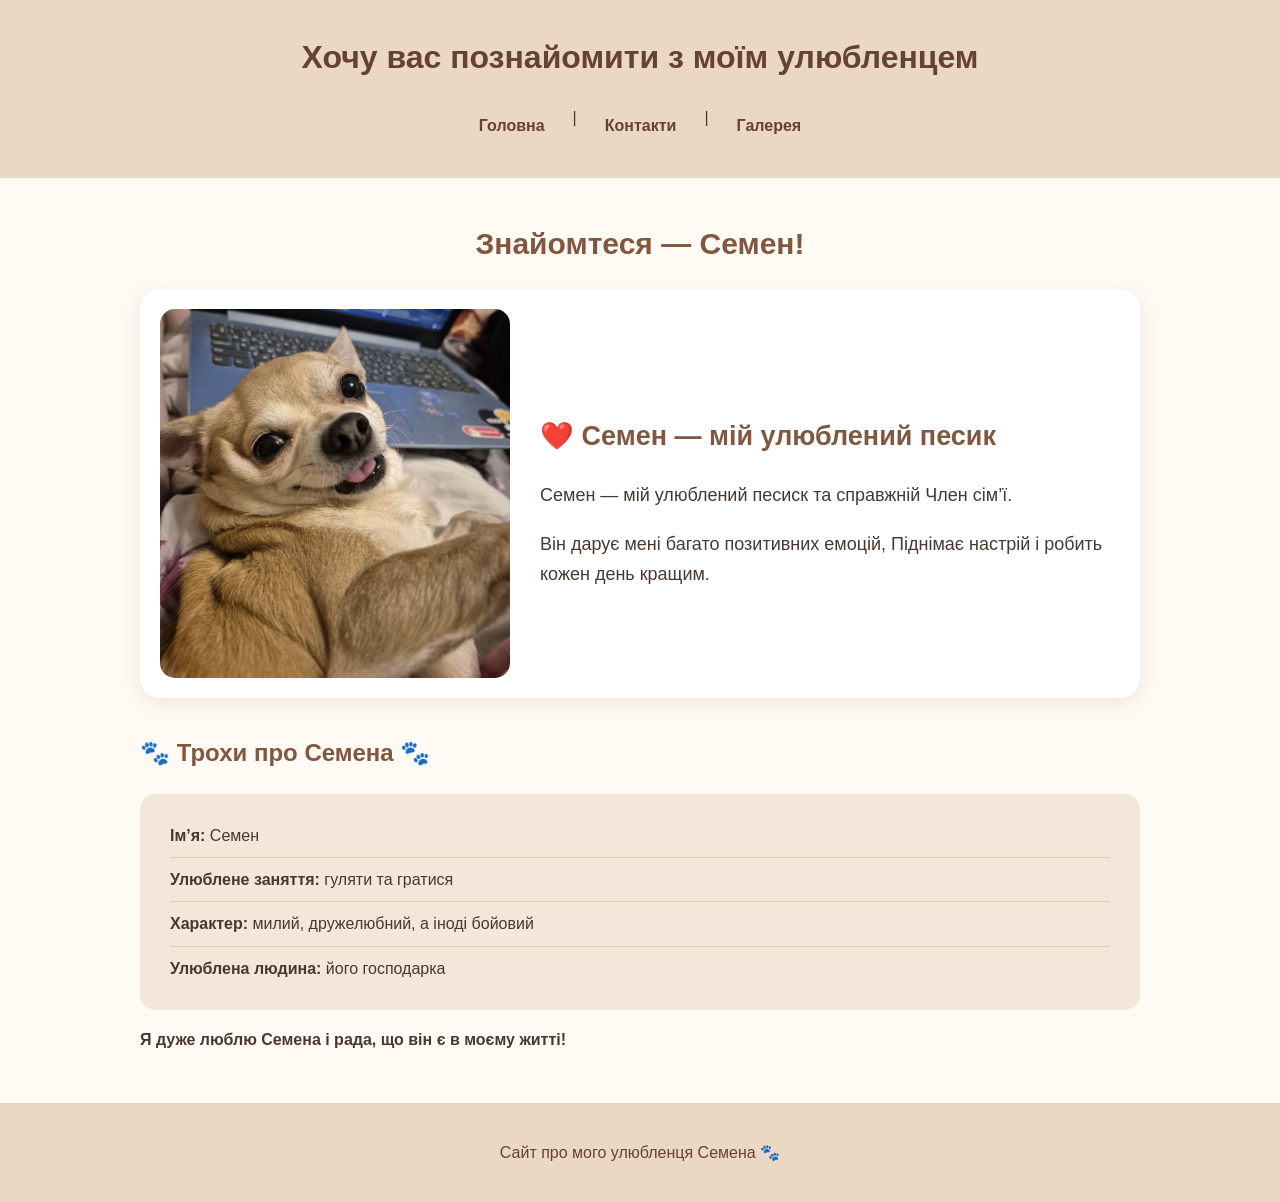
<file: index.html>
<!DOCTYPE html>
<html lang="uk">
<head>
    <meta charset="UTF-8">
    <meta name="viewport" content="width=device-width, initial-scale=1.0">
    <title>Мій улюбленець</title>
        <link rel="stylesheet" href="style.css">
</head>
<body>

    <header>
        <h1 style="text-align: center;">Хочу вас познайомити з моїм улюбленцем</h1>
        <nav style="text-align: center;">
            <a href="index.html">Головна</a> |
            <a href="pages/contact.html">Контакти</a> |
            <a href="pages/gallery.html">Галерея</a>
        </nav>
    </header>

       <main>
        <h2 class="intro-title">Знайомтеся — Семен!</h2>

        <section class="pet-card">
            <img
                Class="pet-photo"
                Src="pages/photo/5454249540254296636.jpg"
                Alt="Моя собака Семен"
            >

            <div class="pet-description">
                <h2>❤️ Семен — мій улюблений песик</h2>

                <p>
                    Семен — мій улюблений песиск та справжній
                    Член сім’ї.
                </p>

                <p>
                    Він дарує мені багато позитивних емоцій,
                    Піднімає настрій і робить кожен день кращим.
                </p>
            </div>
        </section>

        <section>
            <h2>🐾 Трохи про Семена 🐾</h2>

            <ul class="pet-facts">
                <li><strong>Ім’я:</strong> Семен</li>
                <li><strong>Улюблене заняття:</strong> гуляти та гратися</li>
                <li><strong>Характер:</strong> милий, дружелюбний, а іноді бойовий</li>
                <li><strong>Улюблена людина:</strong> його господарка</li>
            </ul>
        </section>

        <p>
            <strong>
                Я дуже люблю Семена і рада, що він є в моєму житті!
            </strong>
        </p>
    </main>

    <footer>
        <p>Сайт про мого улюбленця Семена 🐾</p>
    </footer>

</body>
</html>
</file>
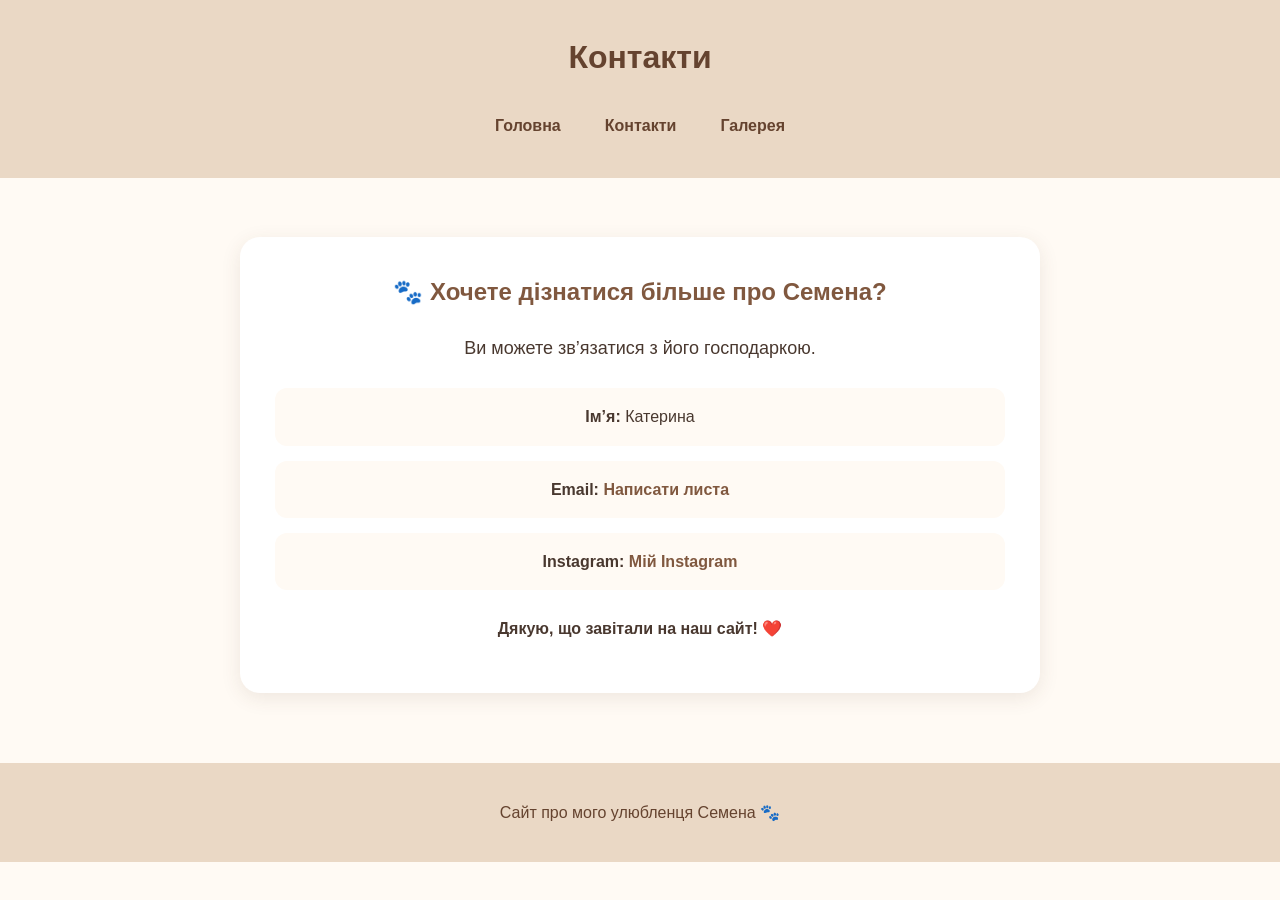
<file: pages/contact.html>
<!DOCTYPE html>
<html lang="uk">
<head>
    <meta charset="UTF-8">
    <meta name="viewport" content="width=device-width, initial-scale=1.0">
    <title>Контакти — Семен</title>
    <link rel="stylesheet" href="../style.css">
</head>
<body>

    <header>
        <h1>Контакти</h1>

        <nav>
            <a href="index.html">Головна</a>
            <a href="contact.html">Контакти</a>
            <a href="gallery.html">Галерея</a>
        </nav>
    </header>

    <main class="contact-main">
        <section class="contact-card">
            <h2>🐾 Хочете дізнатися більше про Семена?</h2>

            <p class="contact-intro">
                Ви можете зв’язатися з його господаркою.
            </p>

            <ul class="contact-list">
                <li>
                    <strong>Ім’я:</strong> Катерина
                </li>

                <li>
                    <strong>Email:</strong>
                    <a href="mailto:kp@gmail.com">Написати листа</a>
                </li>

                <li>
                    <strong>Instagram:</strong>
                    <a href="https://www.instagram.com/"
                       Target="_blank"
                       Rel="noopener noreferrer">
                        Мій Instagram
                    </a>
                </li>
            </ul>

            <p class="contact-thanks">
                Дякую, що завітали на наш сайт! ❤️
            </p>
        </section>
    </main>

    <footer>
        <p>Сайт про мого улюбленця Семена 🐾</p>
    </footer>

</body>
</html>
</file>
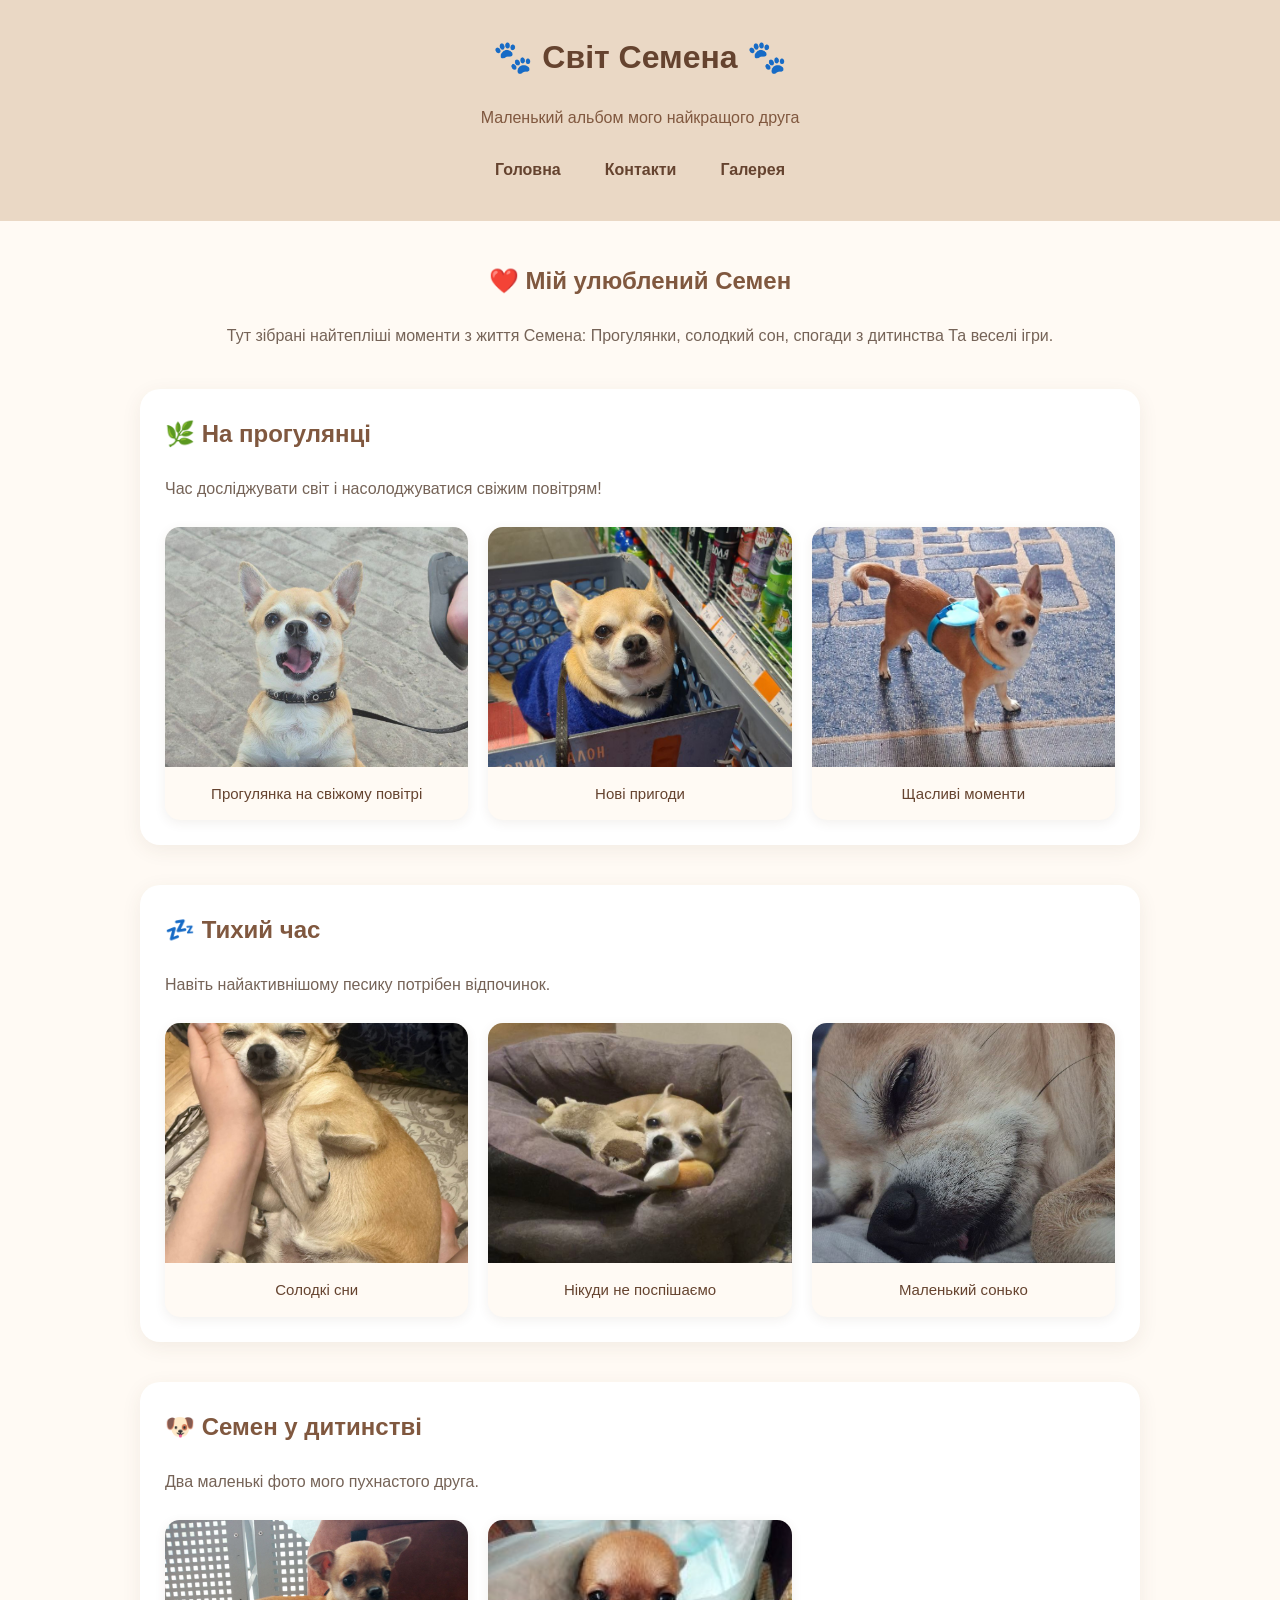
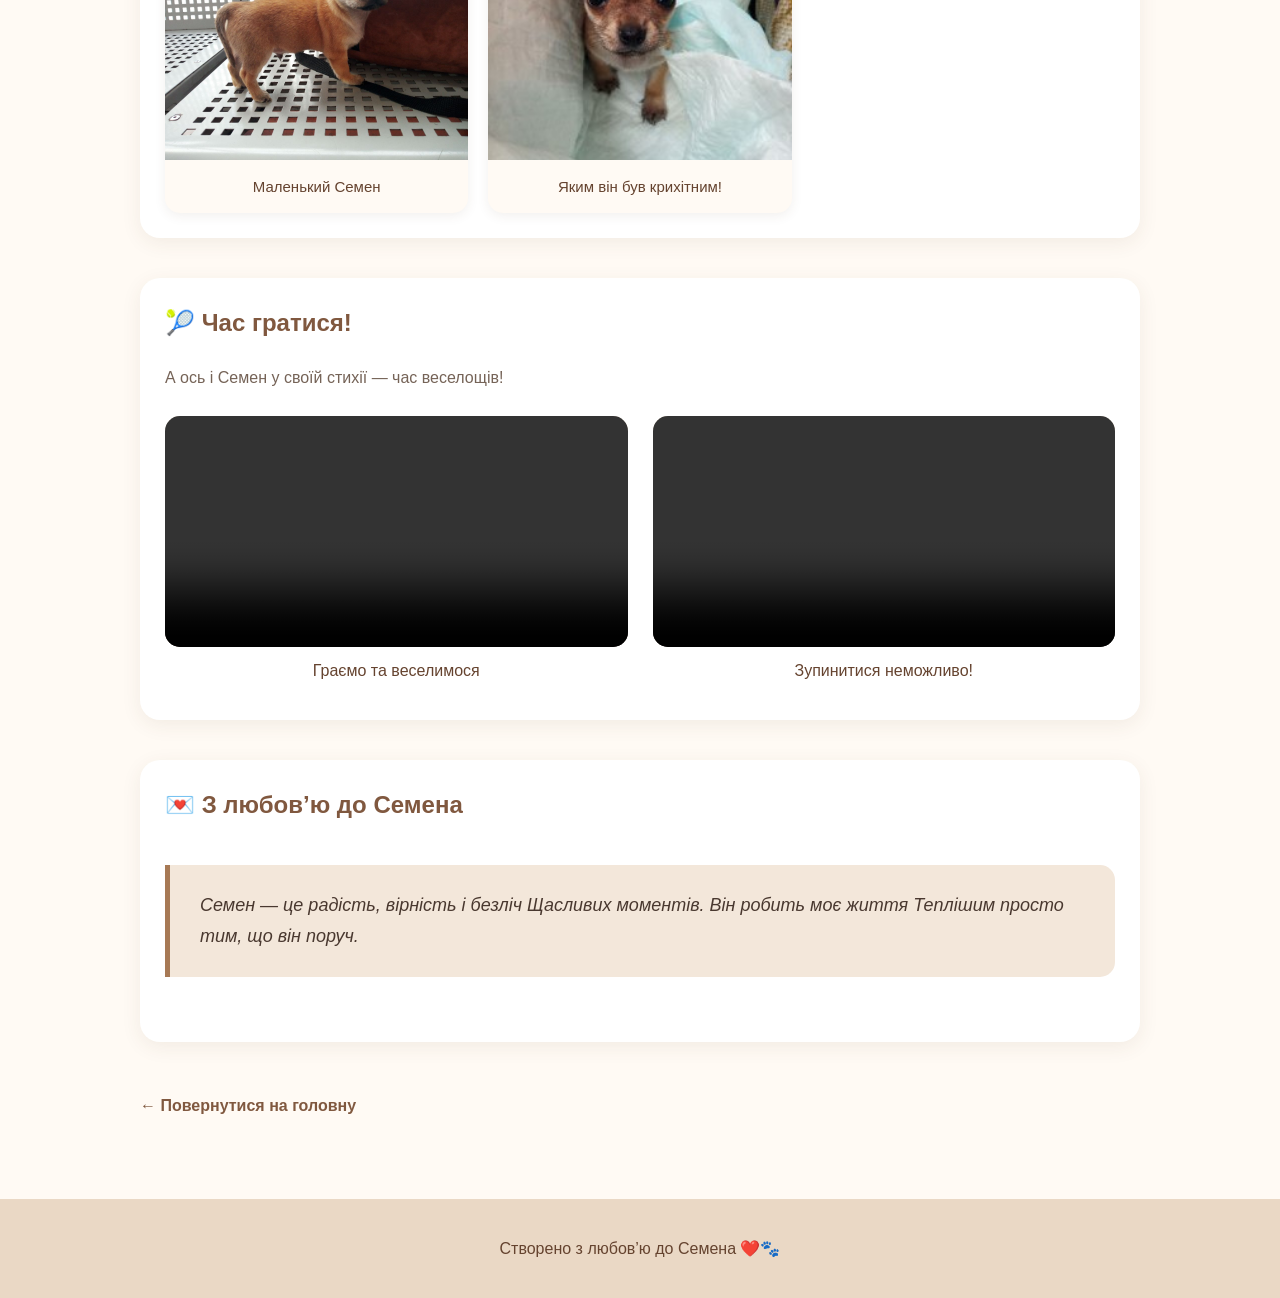
<file: pages/gallery.html>
<!DOCTYPE html>
<html lang="uk">
<head>
    <meta charset="UTF-8">
    <meta name="viewport" content="width=device-width, initial-scale=1.0">
    <title>Фотогалерея Семена</title>
    <link rel="stylesheet" href="../style.css">
</head>
<body>

    <header class="gallery-header">
        <h1>🐾 Світ Семена 🐾</h1>
        <p>Маленький альбом мого найкращого друга</p>

        <nav>
            <a href="../index.html">Головна</a>
            <a href="contact.html">Контакти</a>
            <a href="gallery.html">Галерея</a>
        </nav>
    </header>

    <main>
        <section class="gallery-intro">
            <h2>❤️ Мій улюблений Семен</h2>
            <p>
                Тут зібрані найтепліші моменти з життя Семена:
                Прогулянки, солодкий сон, спогади з дитинства
                Та веселі ігри.
            </p>
        </section>

        <section class="gallery-section">
            <h2>🌿 На прогулянці</h2>
            <p>Час досліджувати світ і насолоджуватися свіжим повітрям!</p>

            <div class="photo-grid">
                <figure>
                    <img src="photo/walk1.jpg" alt="Семен на прогулянці">
                    <figcaption>Прогулянка на свіжому повітрі</figcaption>
                </figure>

                <figure>
                    <img src="photo/walk2.jpg" alt="Семен гуляє">
                    <figcaption>Нові пригоди</figcaption>
                </figure>

                <figure>
                    <img src="photo/walk3.jpg" alt="Семен відпочиває після прогулянки">
                    <figcaption>Щасливі моменти</figcaption>
                </figure>
            </div>
        </section>

        <section class="gallery-section">
            <h2>💤 Тихий час</h2>
            <p>Навіть найактивнішому песику потрібен відпочинок.</p>

            <div class="photo-grid">
                <figure>
                    <img src="photo/sleep1.jpg" alt="Семен солодко спить">
                    <figcaption>Солодкі сни</figcaption>
                </figure>

                <figure>
                    <img src="photo/sleep2.jpg" alt="Семен відпочиває">
                    <figcaption>Нікуди не поспішаємо</figcaption>
                </figure>

                <figure>
                    <img src="photo/sleep3.jpg" alt="Семен вдома">
                    <figcaption>Маленький сонько</figcaption>
                </figure>
            </div>
        </section>

        <section class="gallery-section">
            <h2>🐶 Семен у дитинстві</h2>
            <p>Два маленькі фото мого пухнастого друга.</p>

            <div class="photo-grid">
                <figure>
                    <img src="photo/puppy1.jpg" alt="Семен у дитинстві">
                    <figcaption>Маленький Семен</figcaption>
                </figure>

                <figure>
                    <img src="photo/puppy2.jpg" alt="Семен маленьким цуценям">
                    <figcaption>Яким він був крихітним!</figcaption>
                </figure>
            </div>
        </section>

        <section class="gallery-section">
            <h2>🎾 Час гратися!</h2>
            <p>А ось і Семен у своїй стихії — час веселощів!</p>

            <div class="video-grid">
                <figure>
                    <video controls>
                        <source src="photo/play1.mp4" type="video/mp4">
                        Ваш браузер не підтримує відео.
                    </video>
                    <figcaption>Граємо та веселимося</figcaption>
                </figure>

                <figure>
                    <video controls>
                        <source src="photo/play2.mp4" type="video/mp4">
                        Ваш браузер не підтримує відео.
                    </video>
                    <figcaption>Зупинитися неможливо!</figcaption>
                </figure>
            </div>
        </section>

        <section class="gallery-section">
            <h2>💌 З любов’ю до Семена</h2>

            <blockquote class="pet-quote">
                Семен — це радість, вірність і безліч
                Щасливих моментів. Він робить моє життя
                Теплішим просто тим, що він поруч.
            </blockquote>
        </section>

        <a class="back-home" href="../index.html">
            ← Повернутися на головну
        </a>
    </main>

    <footer>
        <p>Створено з любов’ю до Семена ❤️🐾</p>
    </footer>

</body>
</html>
</file>
<file: style.css>
{
    Box-sizing: border-box;
}

Body {
    Margin: 0;
    Font-family: Arial, sans-serif;
    Background-color: #fffaf4;
    Color: #49382f;
    Line-height: 1.7;
}

Header {
    Background-color: #ead8c5;
    Padding: 30px 20px;
    Text-align: center;
}

Header h1 {
    Margin: 0 0 20px;
    Font-size: 32px;
    Color: #65432f;
    Justify-content: center;
}

Header p {
    Color: #80583f;
}

Nav {
    Display: flex;
    Justify-content: center;
    Flex-wrap: wrap;
    Gap: 12px;
}

Nav a {
    Color: #65432f;
    Text-decoration: none;
    Font-weight: bold;
    Padding: 8px 16px;
    Border-radius: 20px;
    Transition: 0.3s;
}

Nav a:hover {
    Background-color: #65432f;
    Color: white;
}

Main {
    Max-width: 1000px;
    Margin: 40px auto;
    Padding: 0 20px;
}

H2 {
    Color: #80583f;
    Margin-top: 35px;
    Margin-bottom: 20px;
}

Footer {
    Margin-top: 50px;
    Padding: 20px;
    Text-align: center;
    Background-color: #ead8c5;
    Color: #65432f;
}

/* ===== ГОЛОВНА СТОРІНКА ===== */

.intro-title {
    Text-align: center;
    Font-size: 30px;
}

.pet-card {
    Display: flex;
    Align-items: center;
    Gap: 30px;
    Background-color: white;
    Padding: 20px;
    Border-radius: 20px;
    Box-shadow: 0 5px 20px rgba(90, 60, 40, 0.10);
}

.pet-photo {
    Width: 45%;
    Max-width: 350px;
    Height: auto;
    Border-radius: 15px;
    Object-fit: cover;
}

.pet-description {
    Font-size: 18px;
}

.pet-facts {
    Background-color: #f3e7da;
    Padding: 20px 30px;
    Border-radius: 15px;
    List-style: none;
}

.pet-facts li {
    Padding: 8px 0;
    Border-bottom: 1px solid #dfc9b5;
}

.pet-facts li:last-child {
    Border-bottom: none;
}

/* ===== СТОРІНКА КОНТАКТІВ ===== */

.contact-main {
    Max-width: 800px;
    Min-height: 55vh;
    Display: flex;
    Align-items: center;
    Justify-content: center;
}

.contact-card {
    Width: 100%;
    Padding: 35px;
    Background-color: white;
    Border-radius: 20px;
    Text-align: center;
    Box-shadow: 0 5px 20px rgba(90, 60, 40, 0.10);
}

.contact-card h2 {
    Margin-top: 0;
}

.contact-intro {
    Font-size: 18px;
    Margin-bottom: 25px;
}

.contact-list {
    List-style: none;
    Padding: 0;
    Margin: 0;
}

.contact-list li {
    Margin: 15px 0;
    Padding: 15px;
    Background-color: #fffaf4;
    Border-radius: 12px;
}

.contact-list a {
    Color: #80583f;
    Font-weight: bold;
    Text-decoration: none;
}

.contact-list a:hover {
    Color: #b0784f;
    Text-decoration: underline;
}

.contact-thanks {
    Margin-top: 25px;
    Font-weight: bold;
}

/* ===== ФОТОГАЛЕРЕЯ ===== */

.gallery-intro {
    Text-align: center;
    Margin-bottom: 40px;
}

.gallery-intro p,
.gallery-section > p {
    Color: #756357;
}

.gallery-section {
    Margin: 40px 0;
    Padding: 25px;
    Background-color: white;
    Border-radius: 20px;
    Box-shadow: 0 5px 20px rgba(90, 60, 40, 0.08);
}

.gallery-section h2 {
    Margin-top: 0;
}

/* Сітка фотографій */

.photo-grid {
    Display: grid;
    Grid-template-columns: repeat(3, minmax(0, 1fr));
    Gap: 20px;
    Margin-top: 25px;
}

.photo-grid figure {
    Margin: 0;
    Overflow: hidden;
    Background-color: #fffaf4;
    Border-radius: 15px;
    Box-shadow: 0 3px 12px rgba(90, 60, 40, 0.08);
    Transition: transform 0.3s, box-shadow 0.3s;
}

.photo-grid figure:hover {
    Transform: translateY(-5px);
    Box-shadow: 0 8px 18px rgba(90, 60, 40, 0.15);
}

.photo-grid img {
    Display: block;
    Width: 100%;
    Height: 240px;
    Object-fit: cover;
}

.photo-grid figcaption {
    Padding: 14px 10px;
    Text-align: center;
    Font-size: 15px;
    Color: #65432f;
}

/* Відео */

.video-grid {
    Display: grid;
    Grid-template-columns: repeat(2, minmax(0, 1fr));
    Gap: 25px;
    Margin-top: 25px;
}

.video-grid figure {
    Margin: 0;
    Min-width: 0;
}

.video-grid video {
    Display: block;
    Width: 100%;
    Border-radius: 15px;
    Background-color: #ead8c5;
}

.video-grid figcaption {
    Padding: 10px 0;
    Text-align: center;
    Color: #65432f;
}

/* Цитата та посилання */

.pet-quote {
    Margin: 40px 0;
    Padding: 25px 30px;
    Background-color: #f3e7da;
    Border-left: 5px solid #a77955;
    Border-radius: 0 15px 15px 0;
    Font-size: 18px;
    Font-style: italic;
}

.back-home {
    Display: inline-block;
    Margin: 10px 0 30px;
    Color: #80583f;
    Font-weight: bold;
    Text-decoration: none;
}

.back-home:hover {
    Text-decoration: underline;
}
</file>
